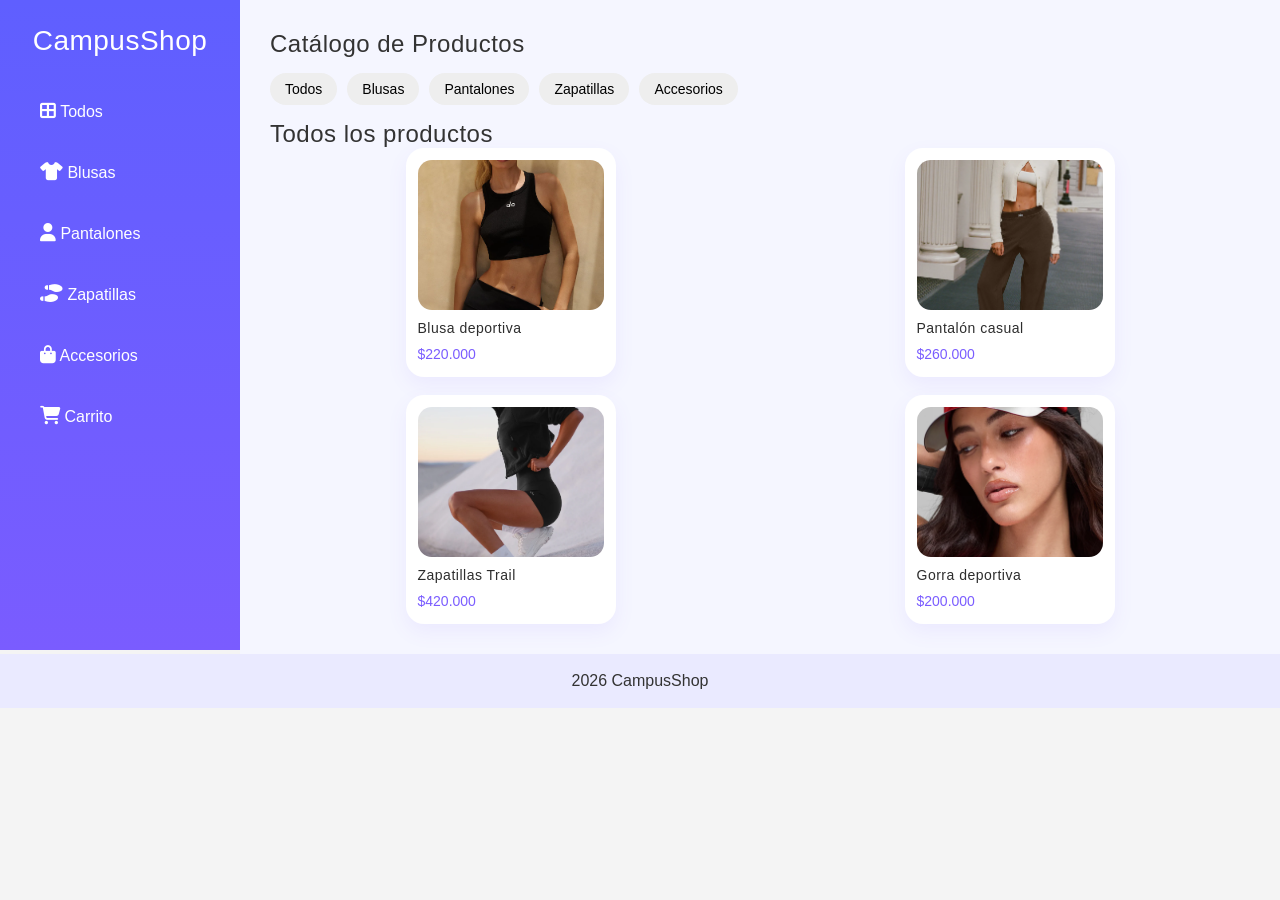
<file: index.html>
<!DOCTYPE html>
<html lang="es">
<head>
<meta charset="UTF-8">
<meta name="viewport" content="width=device-width, initial-scale=1.0">
<title>CampusShop - Catálogo</title>

<link rel="stylesheet" href="https://cdnjs.cloudflare.com/ajax/libs/font-awesome/6.5.0/css/all.min.css">
<link href="https://fonts.googleapis.com/css2?family=Inter:wght@300;400;500&display=swap" rel="stylesheet">

<link rel="stylesheet" href="css/base.css">
<link rel="stylesheet" href="css/layout.css">
<link rel="stylesheet" href="css/components.css">
<link rel="stylesheet" href="css/responsive.css">
</head>

<body>

<main class="catalogo-container">

<!-- SIDEBAR -->
<aside class="sidebar">
<h2>CampusShop</h2>

<ul>
<li><a href="catalogo.html"><i class="fas fa-border-all"></i> Todos</a></li>
<li><a href="#blusas"><i class="fas fa-shirt"></i> Blusas</a></li>
<li><a href="#pantalones"><i class="fas fa-user"></i> Pantalones</a></li>
<li><a href="#zapatillas"><i class="fas fa-shoe-prints"></i> Zapatillas</a></li>
<li><a href="#accesorios"><i class="fas fa-bag-shopping"></i> Accesorios</a></li>
<li><a href="carrito.html"><i class="fas fa-cart-shopping"></i> Carrito</a></li>
</ul>
</aside>

<!-- CONTENIDO -->
<section class="catalogo-content">

<h2>Catálogo de Productos</h2>

 <div class="filtros">
<a href="catalogo.html" class="btn">Todos</a>
<a href="#blusas" class="btn">Blusas</a>
<a href="#pantalones" class="btn">Pantalones</a>
<a href="#zapatillas" class="btn">Zapatillas</a>
<a href="#accesorios" class="btn">Accesorios</a>
</div>

<!-- BLUSAS -->
<section id="blusas" class="categoria">
<h2>Blusas</h2>
 <div class="productos-grid">
<article class="card">
<img src="img/camisa1.jpg">
<h3>Blusa deportiva</h3>
<p>$220.000</p>
</article>

<article class="card">
<img src="img/camisa2.webp">
<h3>Blusa casual</h3>
<p>$250.000</p>
</article>
</div>
</section>

<!-- PANTALONES -->
<section id="pantalones" class="categoria">
<h2>Pantalones</h2>
<div class="productos-grid">
<article class="card">
<img src="img/pantalon1.webp">
<h3>Pantalón casual</h3>
<p>$260.000</p>
</article>

<article class="card">
<img src="img/pantalon2.webp">
<h3>Pantalón moderno</h3>
<p>$300.000</p>
</article>
</div>
</section>

<!-- ZAPATILLAS -->
<section id="zapatillas" class="categoria">
<h2>Zapatillas</h2>
<div class="productos-grid">
<article class="card">
<img src="img/zapatos1.webp">
<h3>Modelo Trail</h3>
<p>$420.000</p>
</article>

<article class="card">
<img src="img/zapatos2.webp">
<h3>Runner</h3>
<p>$560.000</p>
</article>
</div>
</section>

<!-- ACCESORIOS -->
<section id="accesorios" class="categoria">
<h2>Accesorios</h2>
<div class="productos-grid">
<article class="card">
<img src="img/accesorio1.webp">
<h3>Gorra deportiva</h3>
<p>$120.000</p>
</article>

<article class="card">
<img src="img/accesorio2.webp">
<h3>Balaca</h3>
<p>$150.000</p>
</article>
</div>
</section>

<!-- TODOS (SIEMPRE AL FINAL) -->
<section id="todos" class="categoria">
<h2>Todos los productos</h2>
<div class="productos-grid">

<article class="card">
<img src="img/camisa1.jpg">
<h3>Blusa deportiva</h3>
<p>$220.000</p>
</article>

<article class="card">
<img src="img/pantalon1.webp">
<h3>Pantalón casual</h3>
<p>$260.000</p>
</article>

<article class="card">
<img src="img/zapatos1.webp">
<h3>Zapatillas Trail</h3>
<p>$420.000</p>
</article>

<article class="card">
<img src="img/accesorio1.webp">
<h3>Gorra deportiva</h3>
<p>$200.000</p>
</article>

</div>
</section>

</section>

</main>

<footer class="footer">
    <p>2026 CampusShop</p>
</footer>

</body>
</html>
</file>
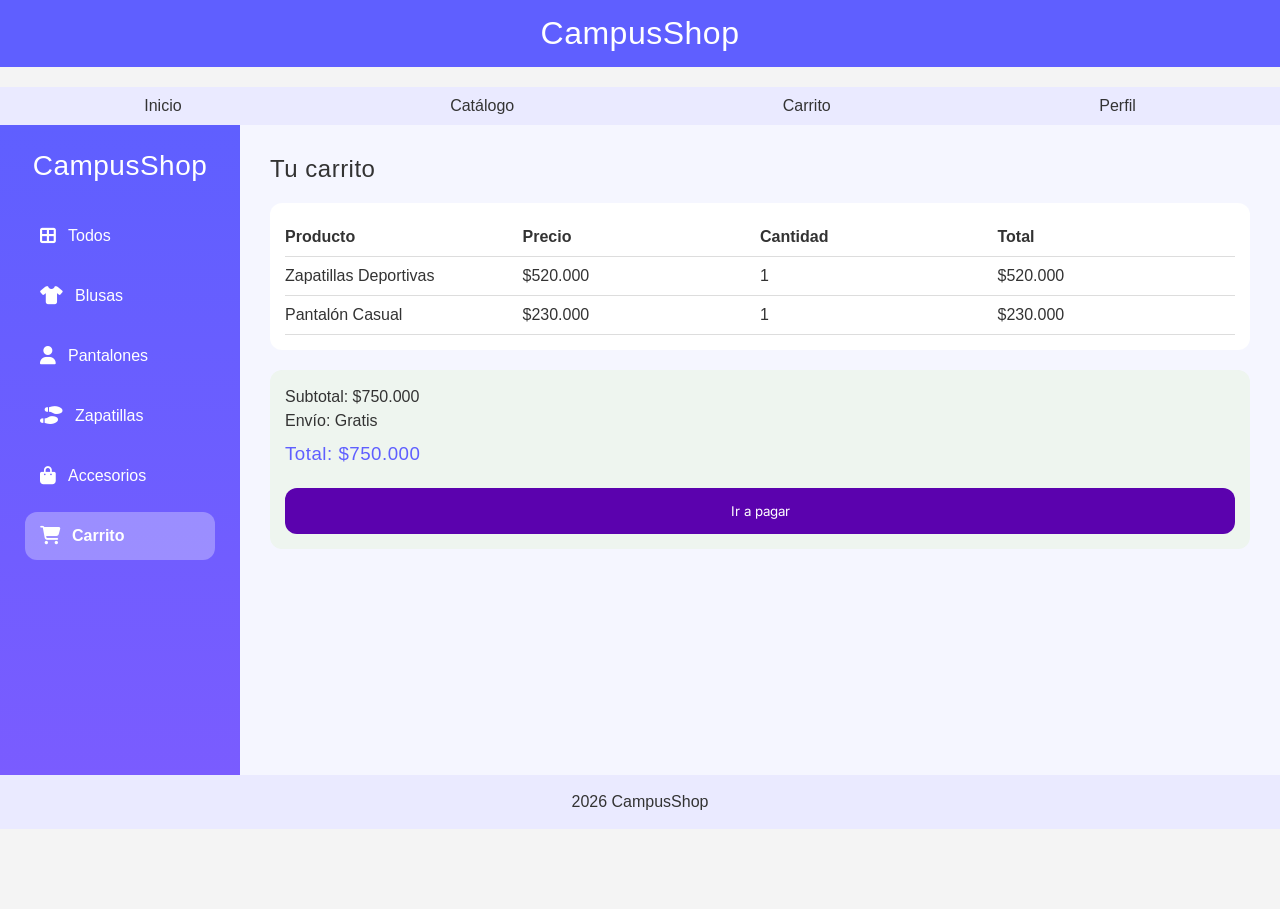
<file: carrito.html>
<!DOCTYPE html>
<html lang="es">
<head>
<meta charset="UTF-8">
<meta name="viewport" content="width=device-width, initial-scale=1.0">
<title>CampusShop - Carrito</title>

<link rel="stylesheet" href="https://cdnjs.cloudflare.com/ajax/libs/font-awesome/6.5.0/css/all.min.css">
<link href="https://fonts.googleapis.com/css2?family=Inter:wght@300;400;500&display=swap" rel="stylesheet">

<link rel="stylesheet" href="css/base.css">
<link rel="stylesheet" href="css/layout.css">
<link rel="stylesheet" href="css/components.css">
<link rel="stylesheet" href="css/responsive.css">
</head>

<body>

<header class="header">
    <h1>CampusShop</h1>
</header>
<nav class="nav">
 <ul> 
  <li><a href="index.html">Inicio</a></li>
  <li><a href="catalogo.html">Catálogo</a></li>
  <li><a href="carrito.html" class="activo">Carrito</a></li>
  <li><a href="perfil.html">Perfil</a></li>
 </ul>
</nav>
<main class="carrito-container">
    
<aside class="sidebar">
  <h2>CampusShop</h2>

  <ul>
     <li><i class="fas fa-border-all"></i> Todos</li>
      <li><i class="fas fa-shirt"></i> Blusas</li>
     <li><i class="fas fa-user"></i> Pantalones</li>
     <li><i class="fas fa-shoe-prints"></i> Zapatillas</li>
     <li><i class="fas fa-bag-shopping"></i> Accesorios</li>
     <li class="activo"><i class="fas fa-cart-shopping"></i> Carrito</li>
     </ul>
</aside>

<!-- CONTENIDO -->
<section class="carrito-content">

<h2>Tu carrito</h2>

<div class="tabla-carrito">

<div class="fila encabezado">
<span>Producto</span>
<span>Precio</span>
<span>Cantidad</span>
<span>Total</span>
</div>

<div class="fila">
<span>Zapatillas Deportivas</span>
<span>$520.000</span>
<span>1</span>
<span>$520.000</span>
</div>

<div class="fila">
<span>Pantalón Casual</span>
<span>$230.000</span>
<span>1</span>
<span>$230.000</span>
</div>

</div>

<!-- RESUMEN -->
<div class="resumen">

<p>Subtotal: $750.000</p>
<p>Envío: Gratis</p>
<h3>Total: $750.000</h3>

<button class="btn-checkout" onclick="location.href='checkout.html'">
    Ir a pagar
</button>

</div>

</section>

</main>
<footer class="footer">
    <p>2026 CampusShop</p>
</footer>

</body>
</html>
</file>
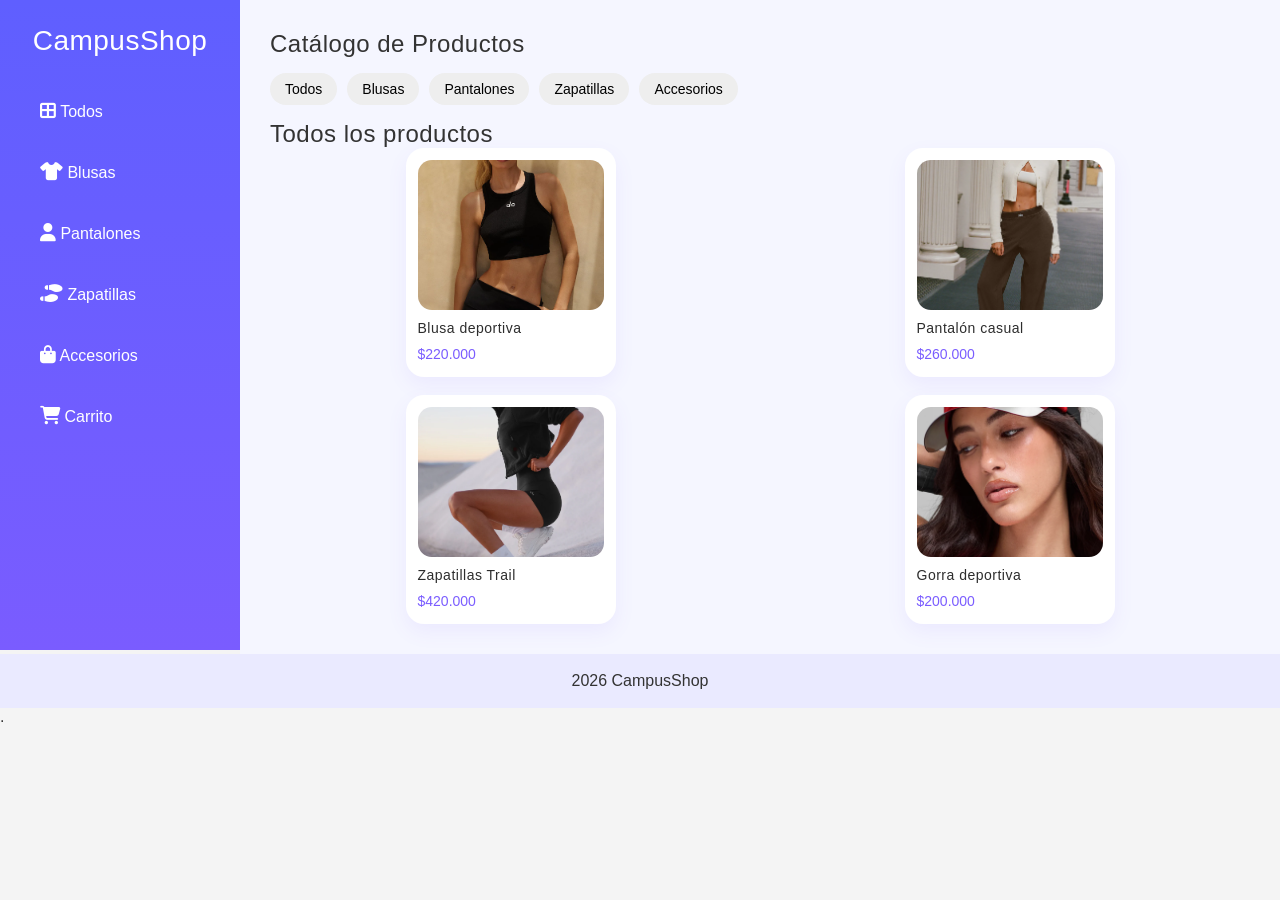
<file: catalogo.html>
<!DOCTYPE html>

<html lang="es">

<head>

<meta charset="UTF-8">

<meta name="viewport" content="width=device-width, initial-scale=1.0">

<title>CampusShop - Catálogo</title>



<link rel="stylesheet" href="https://cdnjs.cloudflare.com/ajax/libs/font-awesome/6.5.0/css/all.min.css">

<link href="https://fonts.googleapis.com/css2?family=Inter:wght@300;400;500&display=swap" rel="stylesheet">



<link rel="stylesheet" href="css/base.css">

<link rel="stylesheet" href="css/layout.css">

<link rel="stylesheet" href="css/components.css">

<link rel="stylesheet" href="css/responsive.css">

</head>



<body>



<main class="catalogo-container">



<!-- SIDEBAR -->

<aside class="sidebar">

<h2>CampusShop</h2>



<ul>

<li><a href="catalogo.html"><i class="fas fa-border-all"></i> Todos</a></li>

<li><a href="#blusas"><i class="fas fa-shirt"></i> Blusas</a></li>

<li><a href="#pantalones"><i class="fas fa-user"></i> Pantalones</a></li>

<li><a href="#zapatillas"><i class="fas fa-shoe-prints"></i> Zapatillas</a></li>

<li><a href="#accesorios"><i class="fas fa-bag-shopping"></i> Accesorios</a></li>

<li><a href="carrito.html"><i class="fas fa-cart-shopping"></i> Carrito</a></li>

</ul>

</aside>



<!-- CONTENIDO -->

<section class="catalogo-content">



<h2>Catálogo de Productos</h2>



<div class="filtros">

<a href="catalogo.html" class="btn">Todos</a>

<a href="#blusas" class="btn">Blusas</a>

<a href="#pantalones" class="btn">Pantalones</a>

<a href="#zapatillas" class="btn">Zapatillas</a>

<a href="#accesorios" class="btn">Accesorios</a>

</div>



<!-- BLUSAS -->

<section id="blusas" class="categoria">

<h2>Blusas</h2>

<div class="productos-grid">

<article class="card">
    
<img src="img/camisa1.jpg">

<h3>Blusa deportiva</h3>

<p>$220.000</p>

</article>



<article class="card">

<img src="img/camisa2.webp">

<h3>Blusa casual</h3>

<p>$250.000</p>

</article>

</div>

</section>



<!-- PANTALONES -->

<section id="pantalones" class="categoria">

<h2>Pantalones</h2>

<div class="productos-grid">

<article class="card">

<img src="img/pantalon1.webp">

<h3>Pantalón casual</h3>

<p>$260.000</p>

</article>



<article class="card">

<img src="img/pantalon2.webp">

<h3>Pantalón moderno</h3>

<p>$300.000</p>

</article>

</div>

</section>



<!-- ZAPATILLAS -->

<section id="zapatillas" class="categoria">

<h2>Zapatillas</h2>

<div class="productos-grid">

<article class="card">

<img src="img/zapatos1.webp">

<h3>Modelo Trail</h3>

<p>$420.000</p>

</article>



<article class="card">

<img src="img/zapatos2.webp">

<h3>Runner</h3>

<p>$560.000</p>

</article>

</div>

</section>



<!-- ACCESORIOS -->

<section id="accesorios" class="categoria">

<h2>Accesorios</h2>

<div class="productos-grid">

<article class="card">

<img src="img/accesorio1.webp">

<h3>Gorra deportiva</h3>

<p>$120.000</p>

</article>



<article class="card">

<img src="img/accesorio2.webp">

<h3>Balaca</h3>

<p>$150.000</p>

</article>

</div>

</section>



<!-- TODOS (SIEMPRE AL FINAL) -->

<section id="todos" class="categoria">

<h2>Todos los productos</h2>

<div class="productos-grid">



<article class="card">

<img src="img/camisa1.jpg">

<h3>Blusa deportiva</h3>

<p>$220.000</p>

</article>



<article class="card">

<img src="img/pantalon1.webp">

<h3>Pantalón casual</h3>

<p>$260.000</p>

</article>



<article class="card">

<img src="img/zapatos1.webp">

<h3>Zapatillas Trail</h3>

<p>$420.000</p>

</article>



<article class="card">

<img src="img/accesorio1.webp">

<h3>Gorra deportiva</h3>

<p>$200.000</p>

</article>



</div>

</section>



</section>



</main>



<footer class="footer">

<p>2026 CampusShop</p>

</footer>



</body>

</html>.
</file>
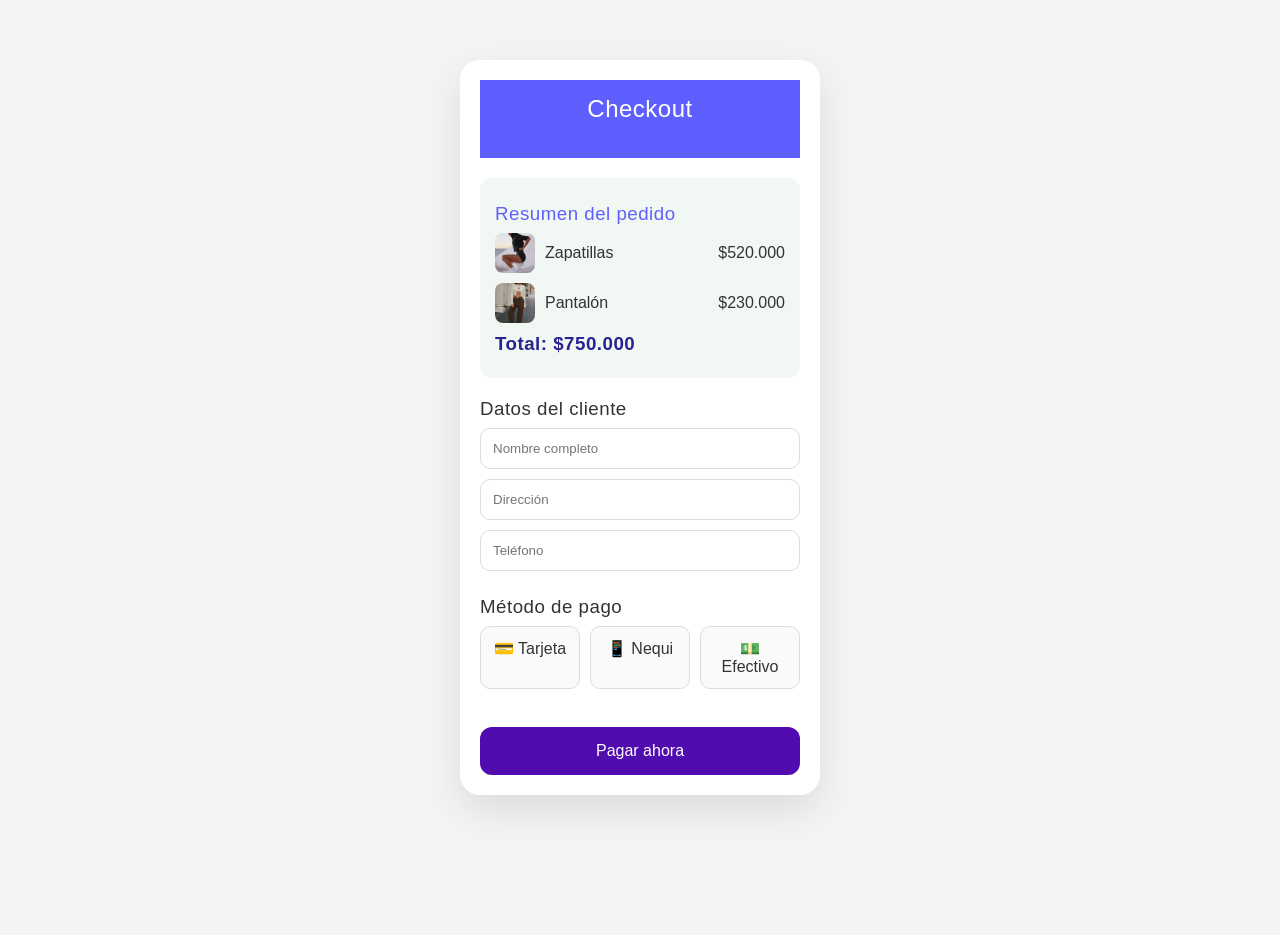
<file: checkout.html>
<!DOCTYPE html>
<html lang="es">
<head>
<meta charset="UTF-8">
<meta name="viewport" content="width=device-width, initial-scale=1.0">
<title>CampusShop - Checkout</title>




<link rel="stylesheet" href="css/base.css">

<link rel="stylesheet" href="css/components.css">
<link rel="stylesheet" href="css/layout.css">
<link rel="stylesheet" href="css/responsive.css">
</head>

<body>

<div class="phone">

    <header class="header">
        <h2>Checkout</h2>
    </header>

    <section class="resumen">
        <h3>Resumen del pedido</h3>

       <div class="item">
    <div class="info">
        <img src="img/zapatos1.webp" alt="Zapatillas">
        <span>Zapatillas</span>
    </div>
    <span>$520.000</span>
</div>

<div class="item">
    <div class="info">
        <img src="img/pantalon1.webp" alt="Pantalón">
        <span>Pantalón</span>
    </div>
    <span>$230.000</span>
</div>
        <h3 class="total">Total: $750.000</h3>
    </section>

    <form action="confirmacion.html" method="GET">

        <h3>Datos del cliente</h3>

        <input type="text" name="nombre" placeholder="Nombre completo" required>

        <input type="text" name="direccion" placeholder="Dirección" required>

        <input type="text" name="telefono" placeholder="Teléfono" required>

        <h3>Método de pago</h3>

<div class="metodos">
    <label>
        <input type="radio" name="pago" required>
        💳 Tarjeta
    </label>

    <label>
        <input type="radio" name="pago">
        📱 Nequi
    </label>

    <label>
        <input type="radio" name="pago">
        💵 Efectivo
    </label>
</div>

        <button type="submit">Pagar ahora</button>

    </form>

</div>

</body>
</html>
</file>
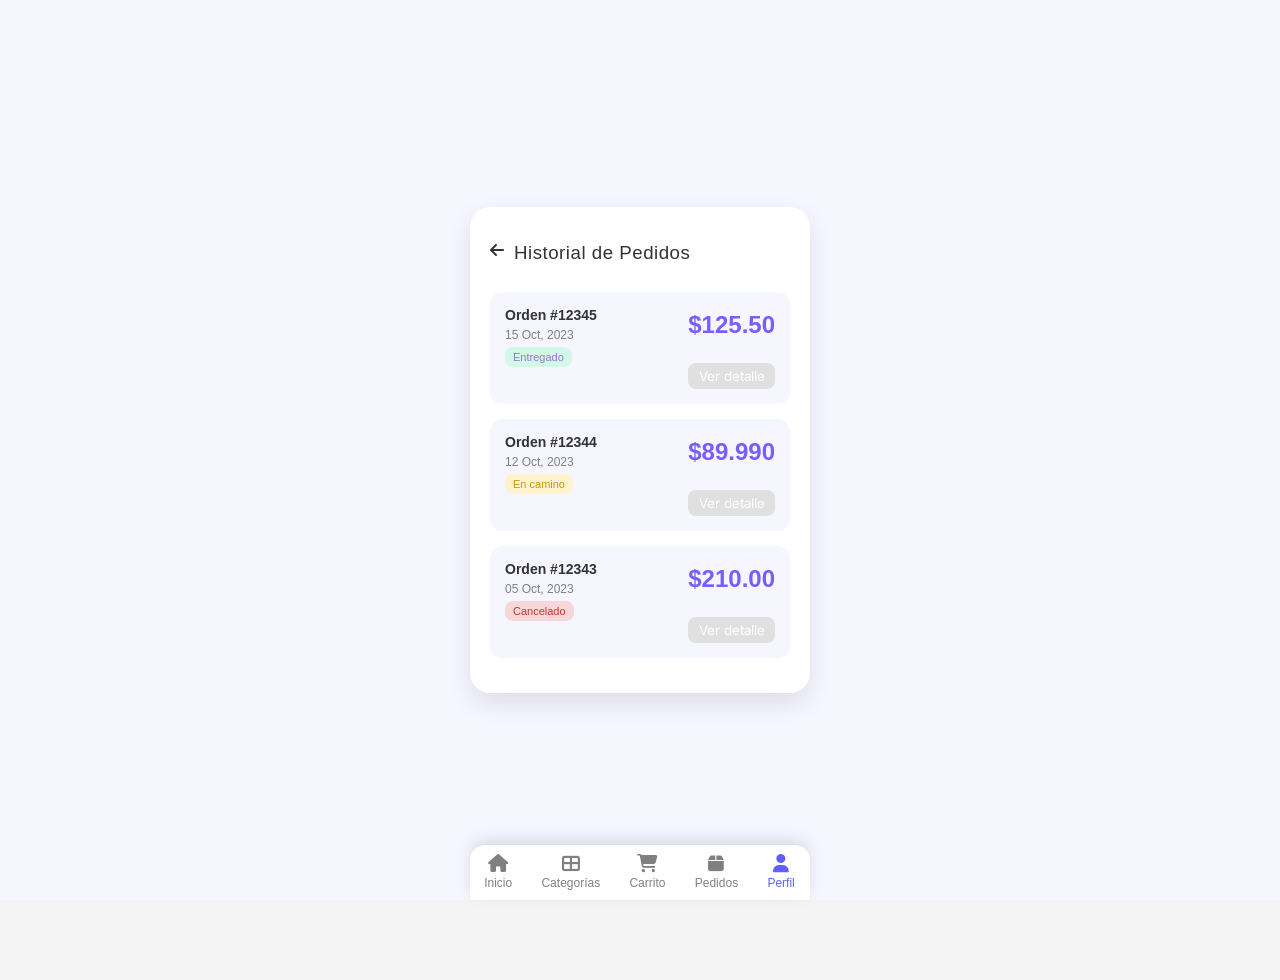
<file: historial.html>
<!DOCTYPE html>
<html lang="es">
<head>
<meta charset="UTF-8">
<meta name="viewport" content="width=device-width, initial-scale=1.0">
<title>Historial - CampusShop</title>

<link rel="stylesheet" href="https://cdnjs.cloudflare.com/ajax/libs/font-awesome/6.5.0/css/all.min.css">
<link href="https://fonts.googleapis.com/css2?family=Inter:wght@300;400;500&display=swap" rel="stylesheet">

<link rel="stylesheet" href="css/base.css">
<link rel="stylesheet" href="css/layout.css">
<link rel="stylesheet" href="css/components.css">
<link rel="stylesheet" href="css/responsive.css">
</head>

<body>

<main class="historial-app">

  <div class="historial-card">

    <!-- HEADER -->
    <div class="historial-header">
      <i class="fas fa-arrow-left"></i>
      <h3>Historial de Pedidos</h3>
    </div>

    <!-- PEDIDO 1 -->
    <div class="pedido">
      <div class="pedido-info">
        <h4>Orden #12345</h4>
        <p>15 Oct, 2023</p>
        <span class="estado entregado">Entregado</span>
      </div>

      <div class="pedido-derecha">
        <p class="precio">$125.50</p>
        <button>Ver detalle</button>
      </div>
    </div>

    <!-- PEDIDO 2 -->
    <div class="pedido">
      <div class="pedido-info">
        <h4>Orden #12344</h4>
        <p>12 Oct, 2023</p>
        <span class="estado camino">En camino</span>
      </div>

      <div class="pedido-derecha">
        <p class="precio">$89.990</p>
        <button>Ver detalle</button>
      </div>
    </div>

    <!-- PEDIDO 3 -->
    <div class="pedido">
      <div class="pedido-info">
        <h4>Orden #12343</h4>
        <p>05 Oct, 2023</p>
        <span class="estado cancelado">Cancelado</span>
      </div>

      <div class="pedido-derecha">
        <p class="precio">$210.00</p>
        <button>Ver detalle</button>
      </div>
    </div>

  </div>

</main>
<nav class="bottom-nav">
  <a href="index.html"><i class="fas fa-home"></i><span>Inicio</span></a>
  <a href="catalogo.html"><i class="fas fa-th-large"></i><span>Categorías</span></a>
  <a href="carrito.html"><i class="fas fa-shopping-cart"></i><span>Carrito</span></a>
  <a href="historial.html"><i class="fas fa-box"></i><span>Pedidos</span></a>
  <a href="perfil.html" class="activo"><i class="fas fa-user"></i><span>Perfil</span></a>
</nav>

</body>
</html>
</file>
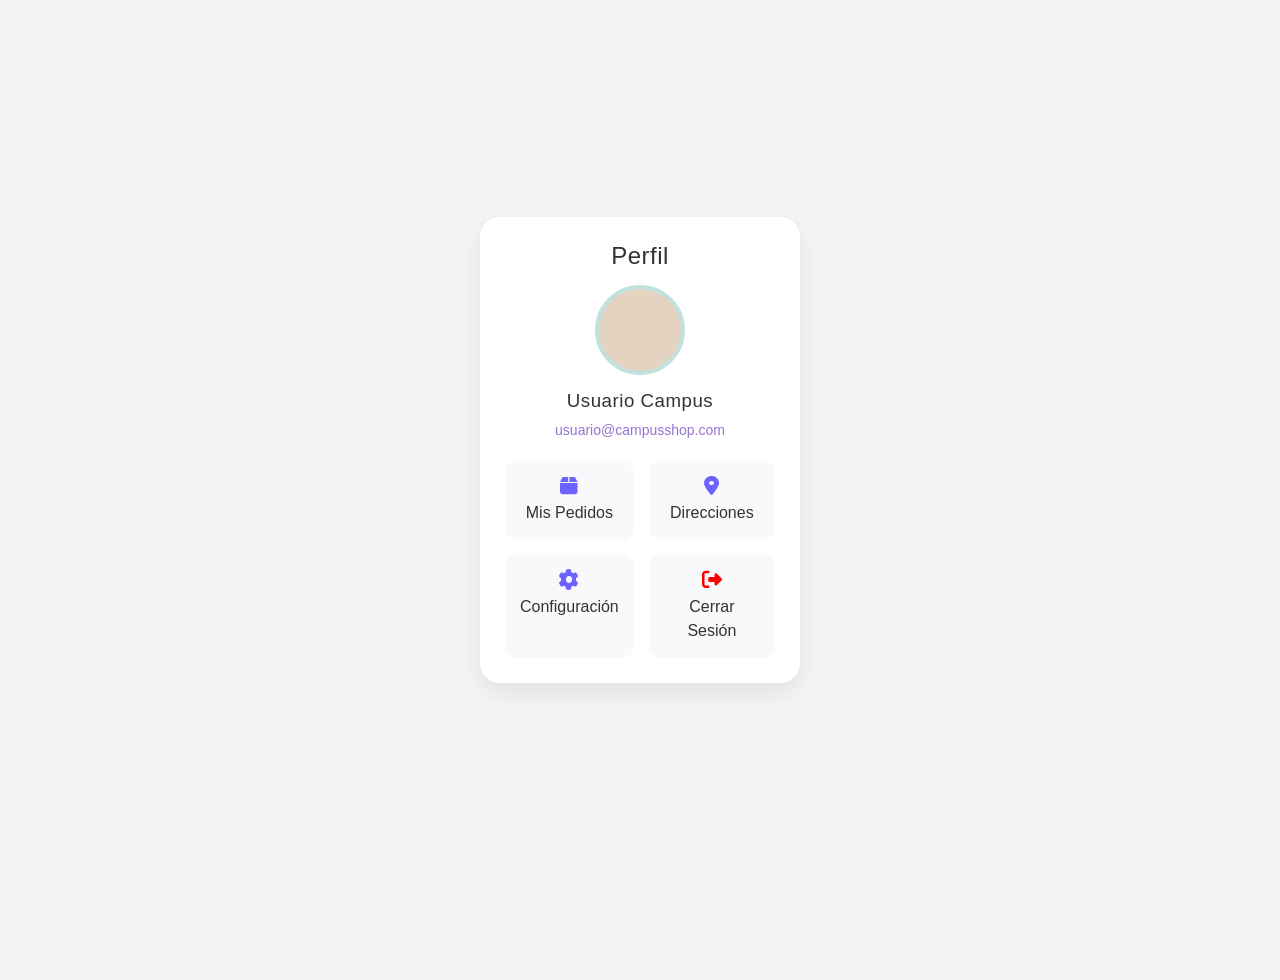
<file: perfil.html>
<!DOCTYPE html>
<html lang="es">
<head>
<meta charset="UTF-8">
<meta name="viewport" content="width=device-width, initial-scale=1.0">
<title>Perfil - CampusShop</title>

<link rel="stylesheet" href="https://cdnjs.cloudflare.com/ajax/libs/font-awesome/6.5.0/css/all.min.css">
<link href="https://fonts.googleapis.com/css2?family=Inter:wght@300;400;500&display=swap" rel="stylesheet">

<link rel="stylesheet" href="css/base.css">
<link rel="stylesheet" href="css/layout.css">
<link rel="stylesheet" href="css/components.css">
<link rel="stylesheet" href="css/responsive.css">
</head>

<body>

<body>

<main class="perfil-app">

<div class="perfil-card">

<h2>Perfil</h2>

<div class="avatar"></div>

<h3>Usuario Campus</h3>
<p class="email">usuario@campusshop.com</p>

<div class="perfil-opciones">

<div class="opcion">
<i class="fas fa-box"></i>
<p>Mis Pedidos</p>
</div>

<div class="opcion">
<i class="fas fa-map-marker-alt"></i>
<p>Direcciones</p>
</div>

<div class="opcion">
<i class="fas fa-cog"></i>
<p>Configuración</p>
</div>

<div class="opcion cerrar">
<i class="fas fa-sign-out-alt"></i>
<p>Cerrar Sesión</p>
</div>

</div>

</div>

</main>

</body>
</body>
</html>
</file>
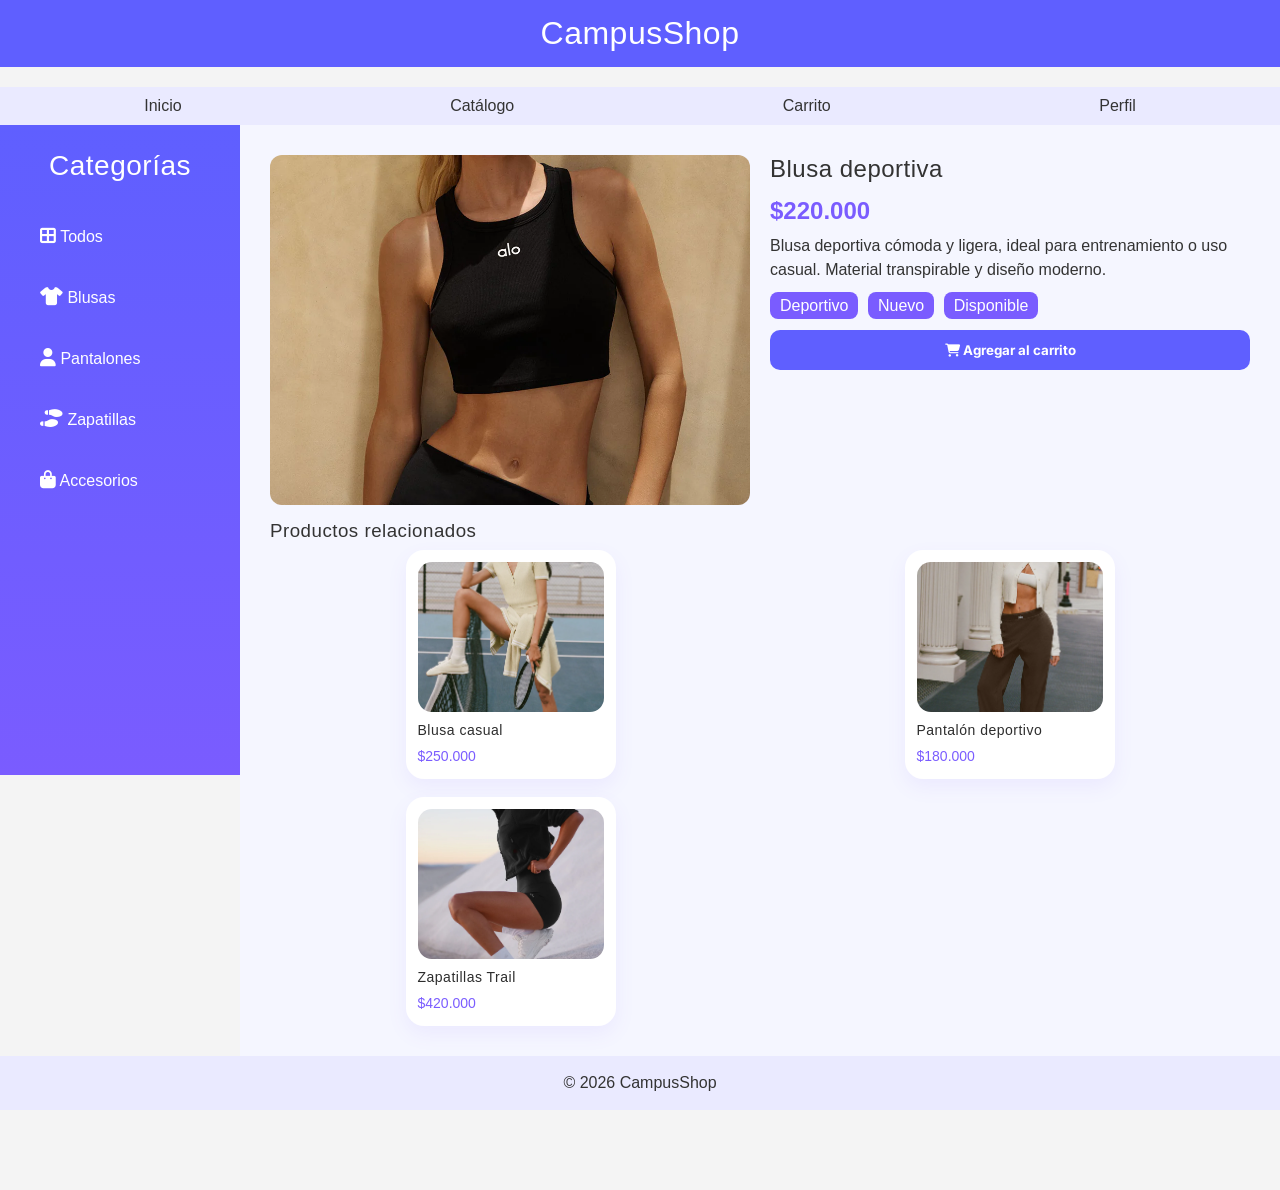
<file: producto.html>
<!DOCTYPE html>
<html lang="es">
<head>
<meta charset="UTF-8">
<meta name="viewport" content="width=device-width, initial-scale=1.0">
<title>Producto - CampusShop</title>

<link rel="stylesheet" href="https://cdnjs.cloudflare.com/ajax/libs/font-awesome/6.5.0/css/all.min.css">
<link href="https://fonts.googleapis.com/css2?family=Inter:wght@300;400;500&display=swap" rel="stylesheet">

<link rel="stylesheet" href="css/base.css">
<link rel="stylesheet" href="css/layout.css">
<link rel="stylesheet" href="css/components.css">
<link rel="stylesheet" href="css/responsive.css">
</head>

<body>

<!-- HEADER -->
<header class="header">
  <h1>CampusShop</h1>
</header>

<!-- NAV -->
<nav class="nav">
  <ul>
    <li><a href="index.html">Inicio</a></li>
    <li><a href="catalogo.html">Catálogo</a></li>
    <li><a href="carrito.html">Carrito</a></li>
    <li><a href="perfil.html">Perfil</a></li>
  </ul>
</nav>

<!-- MAIN -->
<main class="producto-container">

  <!-- SIDEBAR -->
  <aside class="sidebar">
    <h2>Categorías</h2>
    <ul>
      <li><a href="catalogo.html"><i class="fas fa-border-all"></i> Todos</a></li>
      <li><a href="catalogo.html#blusas"><i class="fas fa-shirt"></i> Blusas</a></li>
      <li><a href="catalogo.html#pantalones"><i class="fas fa-user"></i> Pantalones</a></li>
      <li><a href="catalogo.html#zapatillas"><i class="fas fa-shoe-prints"></i> Zapatillas</a></li>
      <li><a href="catalogo.html#accesorios"><i class="fas fa-bag-shopping"></i> Accesorios</a></li>
    </ul>
  </aside>

  <!-- CONTENIDO -->
  <section class="producto-content">

    <div class="producto-detalle">

      <!-- IMAGEN -->
      <div class="producto-img">
        <img src="img/camisa1.jpg" alt="Blusa deportiva">
      </div>

      <!-- INFO -->
      <div class="producto-info">
        <h2>Blusa deportiva</h2>

        <p class="precio">$220.000</p>

        <p class="descripcion">
          Blusa deportiva cómoda y ligera, ideal para entrenamiento o uso casual. 
          Material transpirable y diseño moderno.
        </p>

        <!-- TAGS -->
        <div class="tags">
          <span>Deportivo</span>
          <span>Nuevo</span>
          <span>Disponible</span>
        </div>

        <!-- BOTÓN -->
        <button class="btn-carrito">
          <i class="fas fa-cart-shopping"></i> Agregar al carrito
        </button>

      </div>

    </div>

    <!-- PRODUCTOS RELACIONADOS -->
    <section class="relacionados">
      <h3>Productos relacionados</h3>

      <div class="productos-grid">

        <article class="card">
          <img src="img/camisa2.webp" alt="">
          <h3>Blusa casual</h3>
          <p>$250.000</p>
        </article>

        <article class="card">
          <img src="img/pantalon1.webp" alt="">
          <h3>Pantalón deportivo</h3>
          <p>$180.000</p>
        </article>

        <article class="card">
          <img src="img/zapatos1.webp" alt="">
          <h3>Zapatillas Trail</h3>
          <p>$420.000</p>
        </article>

      </div>
    </section>

  </section>

</main>

<!-- FOOTER -->
<footer class="footer">
  <p>© 2026 CampusShop</p>
</footer>

</body>
</html>
</file>
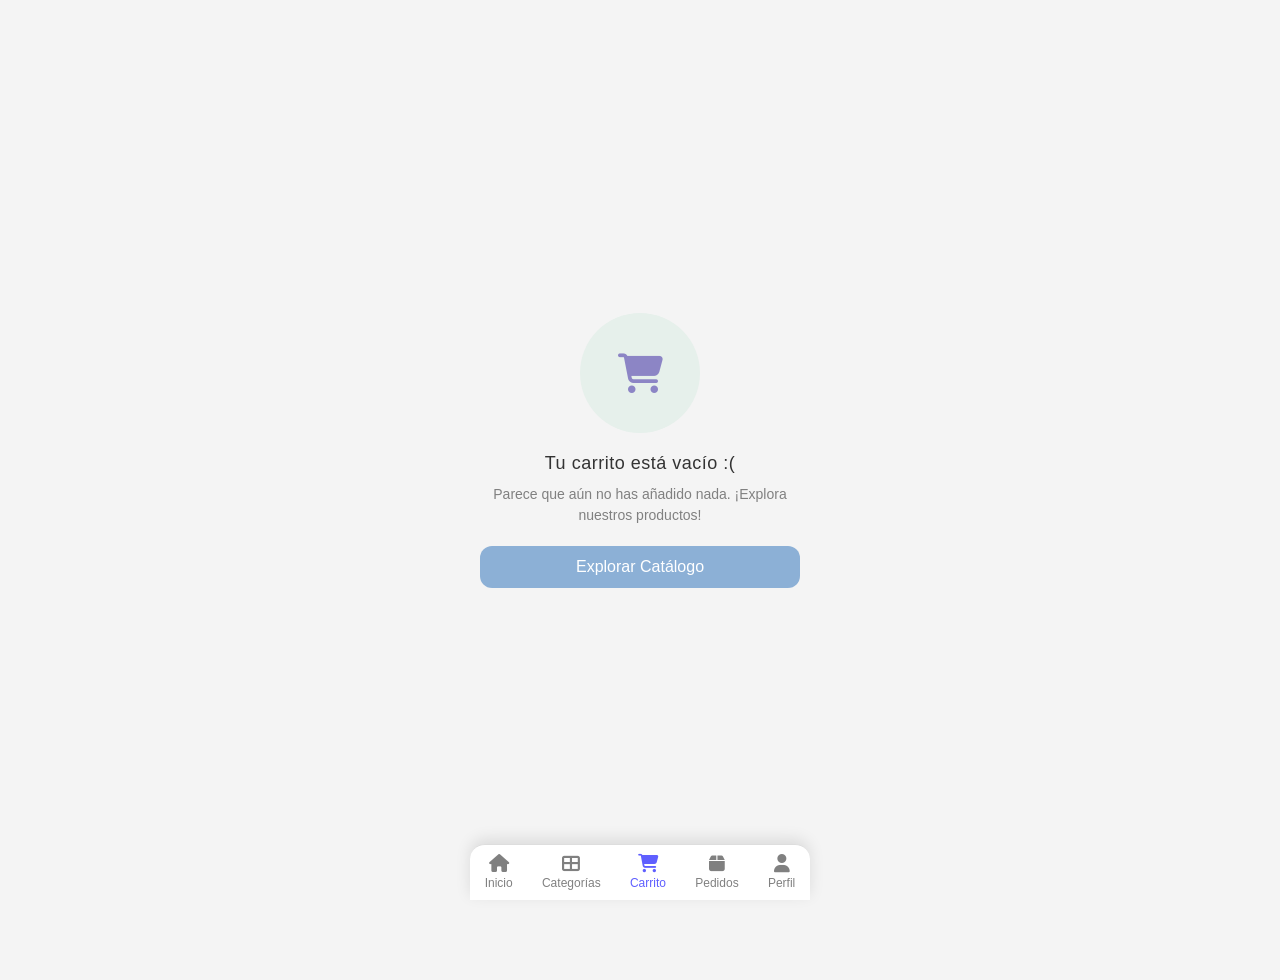
<file: vacio.html>
<!DOCTYPE html>
<html lang="es">
<head>
<meta charset="UTF-8">
<meta name="viewport" content="width=device-width, initial-scale=1.0">
<title>Vacío - CampusShop</title>

<link rel="stylesheet" href="https://cdnjs.cloudflare.com/ajax/libs/font-awesome/6.5.0/css/all.min.css">
<link href="https://fonts.googleapis.com/css2?family=Inter:wght@300;400;500&display=swap" rel="stylesheet">

<link rel="stylesheet" href="css/base.css">
<link rel="stylesheet" href="css/layout.css">
<link rel="stylesheet" href="css/components.css">
<link rel="stylesheet" href="css/responsive.css">
</head>

<body>

<main class="vacio-app">

  <div class="vacio-card">

    <!-- ICONO / ILUSTRACIÓN -->
    <div class="vacio-icono">
      <i class="fas fa-cart-shopping"></i>
    </div>

    <!-- TEXTO -->
    <h2>Tu carrito está vacío :(</h2>
    <p>Parece que aún no has añadido nada. ¡Explora nuestros productos!</p>

    <!-- BOTÓN -->
    <a href="catalogo.html" class="btn-explorar">Explorar Catálogo</a>

  </div>

</main>

<!-- MENÚ INFERIOR -->
<nav class="bottom-nav">
  <a href="index.html"><i class="fas fa-home"></i><span>Inicio</span></a>
  <a href="catalogo.html"><i class="fas fa-th-large"></i><span>Categorías</span></a>
  <a href="carrito.html" class="activo"><i class="fas fa-shopping-cart"></i><span>Carrito</span></a>
  <a href="historial.html"><i class="fas fa-box"></i><span>Pedidos</span></a>
  <a href="perfil.html"><i class="fas fa-user"></i><span>Perfil</span></a>
</nav>

</body>
</html>
</file>
<file: css/base.css>
* {
    margin: 0;
    padding: 0;
    box-sizing: border-box;
}

body {
    font-family: 'Inter', sans-serif;
    background-color: #fcf7fb;
    color: #010102;
}

/* TIPOGRAFÍA */
h1, h2, h3 {
    font-weight: 500; 
    letter-spacing: 0.5px;
}

p {
    font-weight: 300; 
    line-height: 1.5;
}

/* LISTAS */
ul {
    list-style: none;
}

/* LINKS */
a {
    text-decoration: none;
    color: inherit;
}

/* BOTONES */
button {
    font-family: 'Inter', sans-serif;
    border: none;
    cursor: pointer;
}

/* INPUTS */
input {
    font-family: 'Inter', sans-serif;
    outline: none;
}

/* IMÁGENES */
img {
    width: 100%;
    display: block;
}

/* SCROLL SUAVE  */
html {
    scroll-behavior: smooth;
}
/* ===== MODO APP (CELULAR) ===== */

* {
    margin: 0;
    padding: 0;
    box-sizing: border-box;
}

body {
    font-family: Arial, sans-serif;
    background: #f4f4f4;
    color: #333;
}
</file>
<file: css/layout.css>
/* CONTENEDOR PRINCIPAL */
.home-container {
    display: flex;
    min-height: 100vh;
}

/* ===== SIDEBAR ===== */
.sidebar {
    width: 240px;
    height: 650px;
    background: linear-gradient(180deg, #5f5fff, #7a5cff);
    color: white;
    padding: 25px;
    display: flex;
    flex-direction: column;
}

.sidebar h2 {
    margin-bottom: 30px;
    font-size: 28px;
    text-align: center;
}

/* MENÚ */
.sidebar ul {
    padding: 0;
}

.sidebar ul li {
    list-style: none;
    padding: 15px;
    margin-bottom: 12px;
    border-radius: 12px;
    display: flex;
    align-items: center;
    gap: 12px;
    cursor: pointer;
    transition: 0.3s;
}

/* HOVER */
.sidebar ul li:hover {
    background-color: rgba(255, 255, 255, 0.2);
    transform: translateX(5px);
}

/* ACTIVO */
.sidebar ul li.activo {
    background-color: rgba(255, 255, 255, 0.3);
    font-weight: bold;
}

/* ICONOS */
.sidebar i {
    font-size: 18px;
}

/* BADGE */
.badge {
    margin-left: auto;
    background-color: white;
    color: #5f5fff;
    padding: 4px 9px;
    border-radius: 50%;
    font-size: 12px;
    font-weight: bold;
}

/* ===== CONTENIDO ===== */
.contenido-home {
    flex: 1;
    padding: 40px;
    background-color: #f5f6ff;
}

/* HEADER */
.header {
    background-color: #5f5fff;
    color: white;
    text-align: center;
    padding: 15px;
}

/* NAV */
.nav {
    background-color: #eaeaff;
    padding: 10px;
}

.nav ul {
    display: flex;
    justify-content: space-around;
}

.nav a {
    color: #333;
    font-weight: 500;
}

/* FOOTER */
.footer {
    text-align: center;
    padding: 15px;
    background-color: #eaeaff;
}
</file>
<file: css/components.css>
.catalogo-container {

display: flex;

}



.catalogo-content {

flex: 1;

padding: 30px;

background-color: #f5f6ff;

}



/* FILTROS */

.filtros {

margin: 20px 0;

}



.filtros button {

padding: 10px 15px;

margin-right: 10px;

border: none;

border-radius: 8px;

background-color: #7a5cff;

color: white;

cursor: pointer;

}



/* GRID */

.productos-grid {

display: grid;

grid-template-columns: repeat(2, 1fr);

gap: 18px;

justify-items: center;

}





.card {

width: 100%;

max-width: 210px;

margin: auto;

border-radius: 18px;

background: #ffffff;

padding: 12px;

box-shadow: 0 8px 20px rgba(122, 92, 255, 0.08);

transition: all 0.3s ease;

overflow: hidden;

}





.card:hover {

transform: translateY(-6px);

box-shadow: 0 12px 25px rgba(122, 92, 255, 0.15);

}

.card img {

width: 100%;

height: 150px;

object-fit: cover;

border-radius: 14px;

transition: transform 0.4s ease;

}

.card:hover img {

transform: scale(1.06);

}

.card h3 {

font-size: 14px;

font-weight: 400;

margin-top: 10px;

color: #2d2d2d;

}



.card p {

font-size: 14px;

font-weight: 500;

color: #7a5cff;

margin-top: 5px;

}



.producto-container {

display: flex;

}



.producto-content {

flex: 1;

padding: 30px;

background-color: #f5f6ff;

}



.producto-detalle {

display: flex;

flex-direction: column;

gap: 20px;

}





/* IMAGEN */

.producto-img img {

width: 100%;

border-radius: 12px;

}



/* INFO */

.producto-info h2 {

margin-bottom: 10px;

}



.precio {

font-size: 24px;

color: #7a5cff;

font-weight: bold;

margin-bottom: 10px;

}



.descripcion {

margin-bottom: 15px;

}



/* TAGS */

.tag {

position: absolute;

top: 10px;

left: 10px;

background: linear-gradient(135deg, #ff4d6d, #ff758f);

color: white;

padding: 4px 10px;

border-radius: 12px;

font-size: 11px;

}

.tags span {

background-color: #7a5cff;

color: white;

padding: 5px 10px;

border-radius: 8px;

margin-right: 5px;

}



/* BOTÓN */

.btn-carrito {

margin-top: 15px;

padding: 12px;

border: none;

background-color: #5f5fff;

color: white;

border-radius: 10px;

cursor: pointer;

font-weight: bold;

}



/* RESPONSIVE */

@media (min-width: 768px) {

.producto-detalle {

flex-direction: row;

}



.producto-img {

flex: 1;

}



.producto-info {

flex: 1;

}

}

.carrito-container {

display: flex;

}



.carrito-content {

flex: 1;

padding: 30px;

background-color: #f5f6ff;

}



/* TABLA */

.tabla-carrito {

margin-top: 20px;

background: white;

border-radius: 12px;

padding: 15px;

}



.fila {

display: grid;

grid-template-columns: repeat(4, 1fr);

padding: 10px 0;

border-bottom: 1px solid #ddd;

}



.encabezado {

font-weight: bold;

}



/* RESUMEN */

.resumen {

margin-top: 20px;

background: white;

padding: 20px;

border-radius: 12px;

}



.resumen h3 {

margin-top: 10px;

color: #5f5fff;

}



/* CONTENEDOR */

.checkout-app {

display: flex;

justify-content: center;

align-items: center;

background: #f5f6ff;

height: 100vh;

}



/* CARD */

.checkout-card {

width: 340px;

background: white;

padding: 20px;

border-radius: 20px;

box-shadow: 0 10px 25px rgba(183, 122, 205, 0.1);

}



/* HEADER */

.checkout-header {

display: flex;

align-items: center;

gap: 10px;

margin-bottom: 15px;

}



/* FORM */

.formulario {

display: flex;

flex-direction: column;

gap: 10px;

margin-bottom: 15px;

}



.formulario input {

padding: 10px;

border: 1px solid #2f56c9;

border-radius: 10px;

}



/* MÉTODOS */

.metodos {

display: flex;

gap: 10px;

margin-bottom: 15px;

}



.metodo {

flex: 1;

text-align: center;

padding: 10px;

border-radius: 12px;

background: #f5f6ff;

cursor: pointer;

}



/* ACTIVO */

.metodo.activo {

background: #ab93ed71;

border: 2px solid #714bc3;

}



.metodo i {

font-size: 18px;

}



/* RESUMEN */

.resumen {

background: #d9ccef;

padding: 15px;

border-radius: 12px;

margin-bottom: 15px;

}



.resumen h5 {

margin-bottom: 10px;

}



.item {

display: flex;

align-items: center;

gap: 10px;

margin-bottom: 10px;

}



.item img {

width: 40px;

height: 40px;

border-radius: 8px;

}



.item span {

margin-left: auto;

}



.total {

display: flex;

justify-content: space-between;

margin-top: 10px;

}



/* BOTÓN */

.btn-pagar {

width: 100%;

padding: 12px;

background: #916dcd;

color: white;

border: none;

border-radius: 12px;

font-weight: 500;

cursor: pointer;

}





/* IMAGEN DEL PRODUCTO GRANDE */

.producto-img img {

width: 100%;

max-height: 350px; /* límite máximo */

object-fit: cover;

border-radius: 12px;

}

.perfil-container,

.historial-container,

.vacio-container {

display: flex;

}



.perfil-content,

.historial-content,

.vacio-content {

flex: 1;

padding: 30px;

background-color: #f5f6ff;

}



.vacio-content {

text-align: center;

}

.perfil-app {

height: 100vh;

background-color: #f4f4f6;

display: flex;

justify-content: center;

align-items: center;

}



.perfil-card {

width: 320px;

background: white;

border-radius: 20px;

padding: 25px;

text-align: center;

box-shadow: 0 10px 25px rgba(0,0,0,0.08);

}



.avatar {

width: 90px;

height: 90px;

border-radius: 50%;

background: #e5d3c2;

margin: 15px auto;

border: 4px solid #c2e0dc;

}



.email {

color: rgb(149, 115, 208);

font-size: 14px;

margin-bottom: 20px;

}



.perfil-opciones {

display: grid;

grid-template-columns: 1fr 1fr;

gap: 15px;

}



.opcion {

background: #f9f9fb;

padding: 15px;

border-radius: 12px;

cursor: pointer;

}



.opcion i {

font-size: 20px;

margin-bottom: 5px;

color: #6c63ff;

}



.cerrar i {

color: red;

}

/* CONTENEDOR */

.historial-app {

display: flex;

justify-content: center;

align-items: center;

height: 100vh;

background: #f5f6ff;

}



/* CARD PRINCIPAL */

.historial-card {

width: 340px;

background: white;

border-radius: 20px;

padding: 20px;

box-shadow: 0 10px 25px rgba(0,0,0,0.1);

}



/* HEADER */

.historial-header {

display: flex;

align-items: center;

gap: 10px;

margin-bottom: 20px;

}



.historial-header i {

cursor: pointer;

}



/* PEDIDOS */

.pedido {

display: flex;

justify-content: space-between;

background: #f5f6ff;

padding: 15px;

border-radius: 12px;

margin-bottom: 15px;

}



/* INFO */

.pedido-info h4 {

margin: 0;

font-size: 14px;

}



.pedido-info p {

font-size: 12px;

color: gray;

margin: 3px 0;

}



/* ESTADOS */

.estado {

font-size: 11px;

padding: 4px 8px;

border-radius: 8px;

}



.entregado {

background: #d4f8e8;

color: #9478ce;

}



.camino {

background: #fff3cd;

color: #c99700;

}



.cancelado {

background: #f8d7da;

color: #c0392b;

}



/* DERECHA */

.pedido-derecha {

text-align: right;

}



.precio {

font-weight: bold;

margin-bottom: 5px;

}



/* BOTÓN */

.pedido button {

border: none;

background: #e0e0e0;

padding: 5px 10px;

border-radius: 8px;

cursor: pointer;

}

/* MENÚ INFERIOR */

.bottom-nav {

position: fixed;

bottom: 0;

left: 50%;

transform: translateX(-50%);

width: 340px;

background: white;

display: flex;

justify-content: space-around;

padding: 10px 0;

border-top: 1px solid #ddd;

border-radius: 15px 15px 0 0;

box-shadow: 0 -5px 15px rgba(0,0,0,0.1);

}



/* ITEMS */

.bottom-nav a {

text-decoration: none;

color: gray;

font-size: 12px;

display: flex;

flex-direction: column;

align-items: center;

}



/* ICONOS */

.bottom-nav i {

font-size: 18px;

margin-bottom: 3px;

}



/* ACTIVO */

.bottom-nav a.activo {

color: #5f5fff;

}

body {

padding-bottom: 80px;

}

/* CONTENEDOR */

.vacio-app {

display: flex;

justify-content: center;

align-items: center;

height: 100vh;

}



/* CARD */

.vacio-card {
    text-align: center;
    width: 320px;

}



/* ICONO */

.vacio-icono {
    width: 120px;
    height: 120px;
    margin: 0 auto 20px;
    border-radius: 50%;
    background: #e6f0eb;
    display: flex;
    justify-content: center;
    align-items: center;

}



.vacio-icono i {
    font-size: 40px;
    color: #8c85c5;

}

/* TEXTO */

.vacio-card h2 {
    font-size: 18px;
    margin-bottom: 10px;

}

.vacio-card p {
    font-size: 14px;
    color: rgb(128, 128, 128);
    margin-bottom: 20px;

}



/* BOTÓN */

.btn-explorar {
    display: block;

    background: #5d91c9ae;

    color: white;

   padding: 12px;

   border-radius: 12px;

   text-decoration: none;

   font-weight: 500;

}

/* BOTONES */

.filtros {
    display: flex;

    gap: 10px;

    margin: 15px 0;

}



.btn {
    padding: 8px 15px;

    border-radius: 20px;

    background: #eee;

    text-decoration: none;

    color: black;

    font-size: 14px;

}



.btn:hover {
    background: #ddd;

}


/* MOSTRAR */

:target {
    display: block;

}

/* DEFAULT */

#todos {
    display: block;

}

.categoria {
    display: none;

}



.categoria:target {
    display: block;

}



#todos {
    display: block;

}
#blusas:target ~ #todos,

#pantalones:target ~ #todos,

#zapatillas:target ~ #todos,

#accesorios:target ~ #todos {
    display: none;

}
/* Header */
.header {
    text-align: center;
    margin-bottom: 20px;
}

/* Inputs */
input[type="text"] {
    width: 100%;
    padding: 12px;
    border-radius: 10px;
    border: 1px solid #ddd;
    margin-bottom: 10px;
}

/* Secciones */
h3 {
    margin: 15px 0 8px;
}

/* Métodos de pago estilo tarjetas */
.metodos {
    display: flex;
    gap: 10px;
}

.metodos label {
    flex: 1;
    border: 1px solid #ccc;
    padding: 12px;
    border-radius: 10px;
    text-align: center;
    cursor: pointer;
    background: #f9f9f9;
    transition: 0.3s;
}

.metodos input {
    display: none;
}

.metodos input:checked + span {
    color: #3d3b7d;
    font-weight: bold;
}

.metodos label:has(input:checked) {
    border: 2px solid #37335f;
    background: #eef5ef;
}

/* Resumen */
.resumen {
    background: #eef5ef;
    padding: 15px;
    border-radius: 12px;
    margin-bottom: 20px;
}

.item {
    display: flex;
    justify-content: space-between;
    margin-bottom: 8px;
}

.total {
    margin-top: 10px;
    font-weight: bold;
    color: #7e9bc1;
}

/* Botón */
button {
    width: 100%;
    padding: 15px;
    background: #5b02ae;
    color: white;
    border: none;
    border-radius: 12px;
    margin-top: 15px;
    cursor: pointer;
}
/* ===== CHECKOUT BONITO ===== */

.phone {
    max-width: 360px;
    margin: 60px auto;
    background: #ffffff;
    border-radius: 20px;
    padding: 20px;
    box-shadow: 0 15px 40px rgba(0,0,0,0.1);
}

/* Header */
.phone .header h2 {
    text-align: center;
    margin-bottom: 20px;
}

/* Resumen */
.phone .resumen {
    background: #f1f7f2;
    padding: 15px;
    border-radius: 12px;
    margin-bottom: 20px;
}

.phone .item {
    display: flex;
    justify-content: space-between;
    margin-bottom: 10px;
}

.phone .total {
    margin-top: 10px;
    font-weight: bold;
    color: #2c2192;
}

/* Inputs */
.phone input {
    width: 100%;
    padding: 12px;
    margin-bottom: 10px;
    border-radius: 10px;
    border: 1px solid #ddd;
}

/* Método de pago BONITO */
.phone label {
    display: block;
    padding: 12px;
    border-radius: 10px;
    border: 1px solid #ddd;
    margin-bottom: 8px;
    cursor: pointer;
    background: #fafafa;
    transition: 0.2s;
}

.phone label:hover {
    border-color: #3713c6;
}

/* Botón */
.phone button {
    width: 100%;
    padding: 15px;
    background: #500caf;
    color: white;
    border: none;
    border-radius: 12px;
    font-size: 16px;
    margin-top: 15px;
    cursor: pointer;
}

.phone button:hover {
    background: #1343a3;
}
/* Item con imagen */
.phone .item {
    display: flex;
    justify-content: space-between;
    align-items: center;
    margin-bottom: 10px;
}

/* Contenedor izquierdo */
.phone .info {
    display: flex;
    align-items: center;
    gap: 10px;
}

/* Imagen del producto */
.phone .info img {
    width: 40px;
    height: 40px;
    object-fit: cover;
    border-radius: 8px;
}
</file>
<file: css/responsive.css>

</file>
